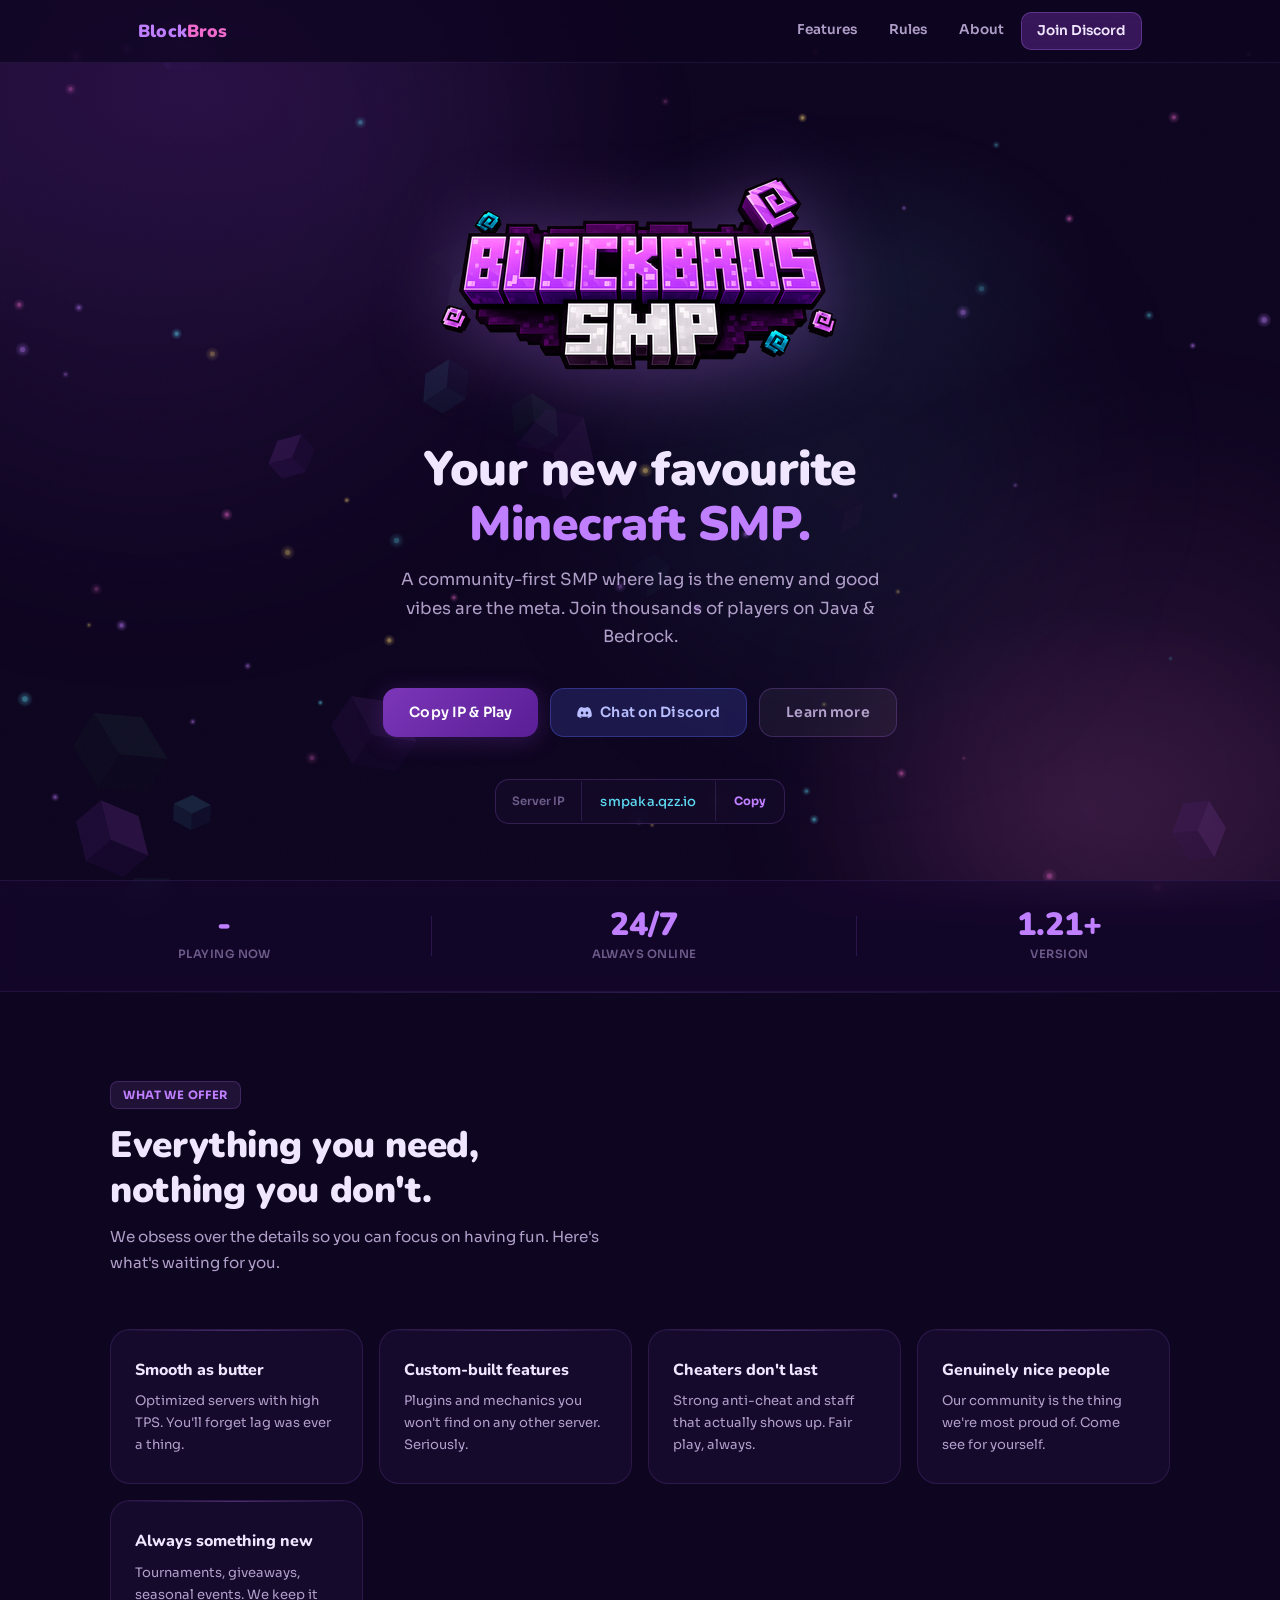
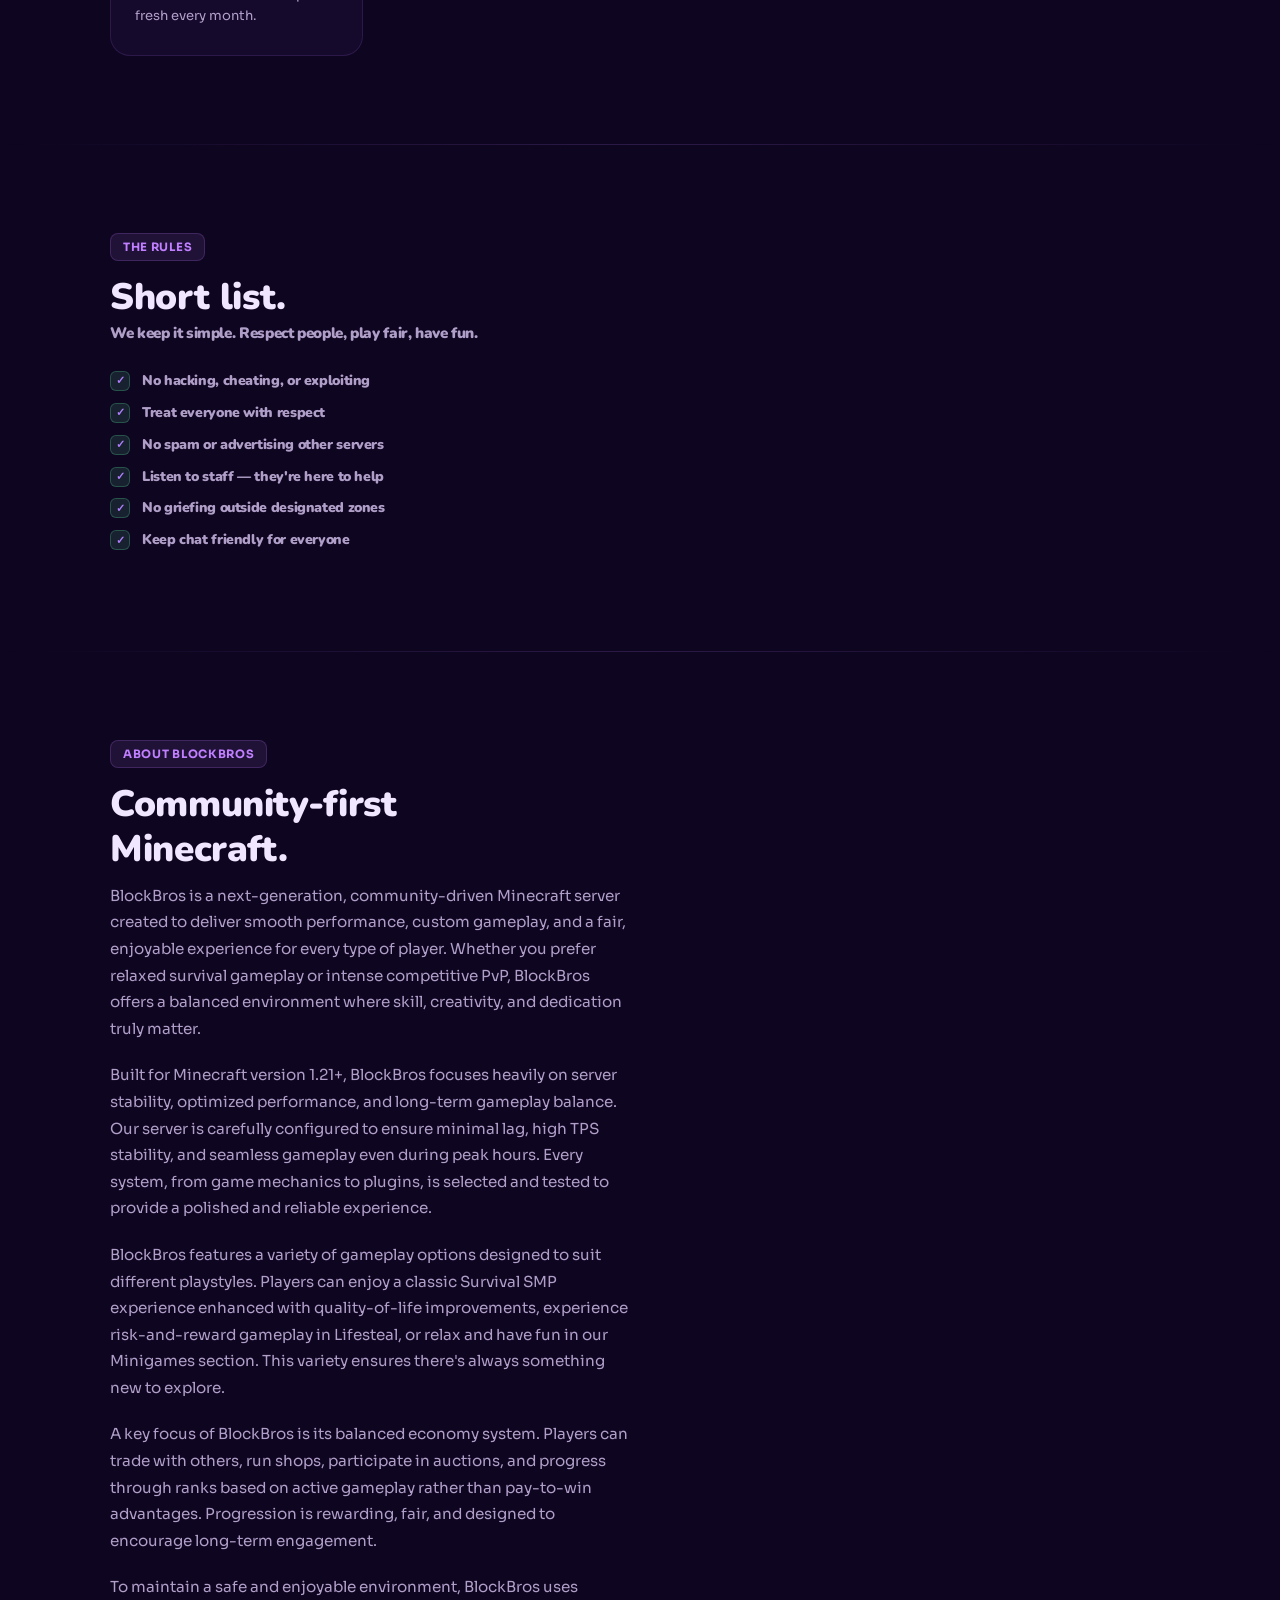
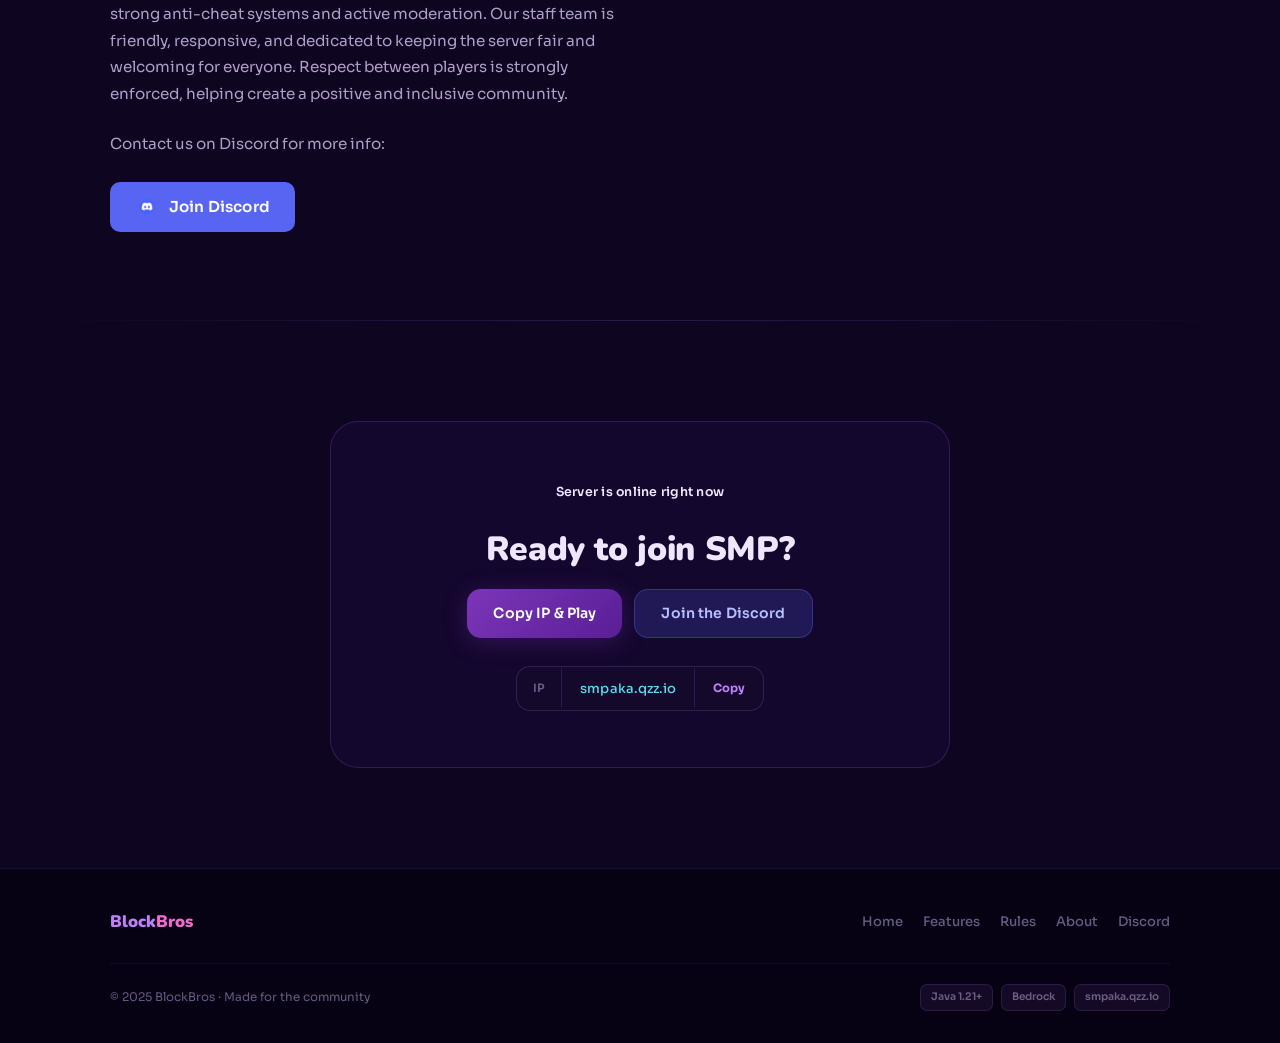
<file: index.html>
<!DOCTYPE html>
<html lang="en">
<head>
<meta charset="UTF-8">
<meta name="viewport" content="width=device-width, initial-scale=1.0">
<title>BlockBros – Play With Us</title>
<link href="https://fonts.googleapis.com/css2?family=Nunito:ital,wght@0,400;0,600;0,700;0,800;0,900;1,400;1,600&family=Sora:wght@300;400;500;600;700&display=swap" rel="stylesheet">
<style>
*{margin:0;padding:0;box-sizing:border-box;}
:root{
--dp:#0e0520;--d1:#160830;--d2:#1f0f40;
--pm:#6b2fa0;--pb:#9b4dca;--pg:#bf7fff;
--pk:#f06bcd;--cy:#5dd8f0;--gn:#b27fff;
--tx:#f0e6ff;--txm:rgba(230,210,255,0.75);--txd:rgba(200,175,235,0.5);
--bb:rgba(180,120,255,0.2);--bh:rgba(200,140,255,0.4);
--bg:rgba(80,35,130,0.38);--bgh:rgba(100,48,160,0.52);
--card:rgba(25,12,50,0.7);
}
html{scroll-behavior:smooth;}
body{background:var(--dp);color:var(--tx);font-family:'Sora',sans-serif;overflow-x:hidden;line-height:1.6;}

/* BG */
.bg{position:fixed;inset:0;z-index:0;overflow:hidden;}
.bg-grad{position:absolute;inset:0;
background:
  radial-gradient(ellipse 70% 55% at 15% 10%, rgba(107,47,160,0.18) 0%,transparent 55%),
  radial-gradient(ellipse 50% 45% at 85% 90%, rgba(240,107,205,0.1) 0%,transparent 50%),
  radial-gradient(ellipse 35% 35% at 70% 30%, rgba(93,216,240,0.05) 0%,transparent 45%);
}
.bg-noise{position:absolute;inset:0;opacity:.018;background-image:url("data:image/svg+xml,%3Csvg viewBox='0 0 256 256' xmlns='http://www.w3.org/2000/svg'%3E%3Cfilter id='n'%3E%3CfeTurbulence type='fractalNoise' baseFrequency='0.9' numOctaves='4'/%3E%3C/filter%3E%3Crect width='100%25' height='100%25' filter='url(%23n)'/%3E%3C/svg%3E");background-size:200px 200px;}
.orb{position:absolute;border-radius:50%;filter:blur(100px);animation:drift ease-in-out infinite;}
.o1{width:700px;height:700px;background:rgba(107,47,160,0.13);top:-200px;left:-200px;animation-duration:18s;}
.o2{width:500px;height:500px;background:rgba(240,107,205,0.09);bottom:-120px;right:-120px;animation-duration:22s;animation-delay:-8s;}
.o3{width:400px;height:400px;background:rgba(93,216,240,0.06);top:30%;left:50%;animation-duration:14s;animation-delay:-5s;}
@keyframes drift{0%,100%{transform:translate(0,0);}33%{transform:translate(35px,-25px);}66%{transform:translate(-20px,30px);}}

/* CANVAS BG */
#bg-canvas{position:fixed;top:0;left:0;width:100%;height:100%;opacity:0.55;pointer-events:none;}

/* SHELL */
.shell{position:relative;z-index:1;}

/* NAV */
nav{position:sticky;top:0;z-index:100;backdrop-filter:blur(20px);-webkit-backdrop-filter:blur(20px);background:rgba(14,5,32,0.75);border-bottom:1px solid rgba(180,120,255,0.1);}
.nav-inner{max-width:1060px;margin:0 auto;padding:0 28px;height:62px;display:flex;align-items:center;gap:8px;}
.nav-brand{font-family:'Nunito',sans-serif;font-weight:900;font-size:1.1rem;color:var(--pg);text-decoration:none;margin-right:auto;letter-spacing:.01em;}
.nav-brand span{color:var(--pk);}
.nav-links{display:flex;gap:2px;}
.nav-a{color:var(--txm);text-decoration:none;font-size:.85rem;font-weight:600;padding:7px 15px;border-radius:10px;transition:all .2s;}
.nav-a:hover{color:var(--tx);background:rgba(180,120,255,0.1);}
.nav-join{background:rgba(107,47,160,0.45);color:var(--tx)!important;border:1px solid rgba(180,120,255,0.3);border-radius:10px;}
.nav-join:hover{background:rgba(155,77,202,0.55)!important;border-color:var(--pg)!important;}

/* HERO */
.hero{min-height:90vh;display:flex;flex-direction:column;align-items:center;justify-content:center;padding:70px 24px 56px;text-align:center;}
.hero-logo{width:min(400px,78vw);margin-bottom:24px;animation:float 5s ease-in-out infinite;filter:drop-shadow(0 8px 40px rgba(191,127,255,.35));}
@keyframes float{0%,100%{transform:translateY(0);}50%{transform:translateY(-9px);}}
.hero-eyebrow{display:inline-flex;align-items:center;gap:8px;font-size:.78rem;font-weight:600;letter-spacing:.02em;margin-bottom:18px;}

@keyframes blink{0%,100%{opacity:1;}50%{opacity:.3;}}
.hero-title{font-family:'Nunito',sans-serif;font-size:clamp(2rem,5vw,3rem);font-weight:900;color:var(--tx);line-height:1.15;margin-bottom:14px;letter-spacing:-.01em;}
.hero-title em{font-style:normal;color:var(--pg);}
.hero-sub{font-size:clamp(.92rem,2vw,1.05rem);color:var(--txm);max-width:500px;margin:0 auto 36px;font-weight:400;line-height:1.7;}
.hero-actions{display:flex;gap:12px;flex-wrap:wrap;justify-content:center;margin-bottom:42px;}

/* BUTTONS */
.btn{display:inline-flex;align-items:center;gap:8px;padding:12px 26px;border-radius:14px;font-family:'Sora',sans-serif;font-size:.88rem;font-weight:600;text-decoration:none;border:none;cursor:pointer;transition:all .22s;letter-spacing:.01em;}
.btn-main{background:linear-gradient(135deg,#7b36b8,#5a1e96);color:#fff;box-shadow:0 4px 22px rgba(107,47,160,.35);}
.btn-main:hover{transform:translateY(-2px);box-shadow:0 8px 32px rgba(107,47,160,.5);background:linear-gradient(135deg,#8e42cc,#6b2fa0);}
.btn-ghost{background:rgba(255,255,255,0.05);color:var(--txm);border:1.5px solid rgba(180,120,255,0.22);}
.btn-ghost:hover{background:rgba(180,120,255,0.1);color:var(--tx);border-color:rgba(180,120,255,0.4);}
.btn-discord{background:rgba(88,101,242,0.2);color:#b8beff;border:1.5px solid rgba(88,101,242,0.35);}
.btn-discord:hover{background:rgba(88,101,242,0.32);color:#d4d8ff;border-color:rgba(88,101,242,0.6);transform:translateY(-2px);}

/* IP BLOCK */
.ip-block{display:inline-flex;align-items:center;gap:0;background:rgba(20,10,42,0.8);border:1px solid rgba(180,120,255,0.2);border-radius:14px;overflow:hidden;backdrop-filter:blur(8px);}
.ip-label{padding:11px 16px;font-size:.72rem;font-weight:600;color:var(--txd);border-right:1px solid rgba(180,120,255,0.15);white-space:nowrap;}
.ip-addr{padding:11px 18px;font-family:'Sora',monospace;font-size:.82rem;font-weight:500;color:var(--cy);letter-spacing:.02em;}
.ip-btn{padding:11px 18px;font-size:.72rem;font-weight:700;color:var(--pg);border-left:1px solid rgba(180,120,255,0.15);cursor:pointer;transition:all .2s;white-space:nowrap;}
.ip-btn:hover{background:rgba(180,120,255,0.12);}

/* STATS ROW */
.stats-row{background:rgba(22,8,48,0.6);border-top:1px solid rgba(180,120,255,0.1);border-bottom:1px solid rgba(180,120,255,0.1);backdrop-filter:blur(12px);padding:28px 24px;}
.stats-inner{max-width:1060px;margin:0 auto;display:flex;justify-content:space-around;flex-wrap:wrap;gap:24px;align-items:center;}
.stat{text-align:center;}
.stat-n{font-family:'Nunito',sans-serif;font-size:2rem;font-weight:900;color:var(--pg);line-height:1;}
.stat-l{font-size:.72rem;font-weight:600;color:var(--txd);margin-top:4px;letter-spacing:.04em;text-transform:uppercase;}
.stat-div{width:1px;height:40px;background:rgba(180,120,255,0.15);}

/* SECTIONS */
.sec{padding:88px 24px;}
.sec-inner{max-width:1060px;margin:0 auto;}
.sec-badge{display:inline-block;background:rgba(191,127,255,0.1);border:1px solid rgba(191,127,255,0.2);border-radius:8px;padding:4px 12px;font-size:.72rem;font-weight:700;color:var(--pg);letter-spacing:.06em;text-transform:uppercase;margin-bottom:14px;}
.sec-h{font-family:'Nunito',sans-serif;font-size:clamp(1.6rem,3.5vw,2.3rem);font-weight:900;color:var(--tx);line-height:1.2;margin-bottom:12px;letter-spacing:-.01em;}
.sec-p{color:var(--txm);font-size:.95rem;line-height:1.75;max-width:520px;}
.divider{height:1px;background:linear-gradient(90deg,transparent,rgba(180,120,255,.18),transparent);}

/* FEATURES */
.feat-grid{display:grid;grid-template-columns:repeat(auto-fill,minmax(230px,1fr));gap:16px;margin-top:52px;}
.feat{background:var(--card);border:1px solid rgba(180,120,255,0.14);border-radius:20px;padding:28px 24px;transition:all .3s;position:relative;overflow:hidden;}
.feat::after{content:'';position:absolute;top:0;left:0;right:0;height:1px;background:linear-gradient(90deg,transparent,rgba(191,127,255,.3),transparent);}
.feat:hover{transform:translateY(-5px);border-color:rgba(180,120,255,0.3);background:rgba(35,16,70,0.8);box-shadow:0 16px 40px rgba(107,47,160,.22);}
.feat-ico{width:44px;height:44px;border-radius:12px;background:rgba(107,47,160,0.25);border:1px solid rgba(180,120,255,0.2);display:flex;align-items:center;justify-content:center;font-size:1.2rem;margin-bottom:16px;}
.feat-h{font-family:'Nunito',sans-serif;font-size:1rem;font-weight:800;color:var(--tx);margin-bottom:7px;}
.feat-p{font-size:.82rem;color:var(--txm);line-height:1.65;}



/* ABOUT / RULES 2-col */
.two-col{display:grid;grid-template-columns:1fr 1fr;gap:52px;align-items:start;margin-top:52px;}
@media(max-width:700px){.two-col{grid-template-columns:1fr;gap:40px;}}
.rules-ul{list-style:none;display:flex;flex-direction:column;gap:10px;margin-top:4px;}
.rules-ul li{display:flex;align-items:flex-start;gap:12px;font-size:.88rem;color:var(--txm);line-height:1.55;}
.rule-check{flex-shrink:0;width:20px;height:20px;border-radius:6px;background:rgba(92,232,154,0.12);border:1px solid rgba(92,232,154,0.25);display:flex;align-items:center;justify-content:center;font-size:.7rem;color:var(--gn);margin-top:1px;}


/* CTA */
.cta{padding:100px 24px;text-align:center;}
.cta-card{max-width:620px;margin:0 auto;background:rgba(25,10,55,0.65);border:1px solid rgba(180,120,255,0.18);border-radius:28px;padding:56px 48px;backdrop-filter:blur(16px);position:relative;overflow:hidden;}
.cta-card::before{content:'';position:absolute;top:-1px;left:20%;right:20%;height:1px;background:linear-gradient(90deg,transparent,rgba(191,127,255,.5),transparent);}
.cta-h{font-family:'Nunito',sans-serif;font-size:clamp(1.6rem,3vw,2.1rem);font-weight:900;color:var(--tx);margin-bottom:12px;letter-spacing:-.01em;}
.cta-p{color:var(--txm);font-size:.92rem;line-height:1.7;margin-bottom:32px;}
.cta-btns{display:flex;gap:12px;justify-content:center;flex-wrap:wrap;margin-bottom:28px;}

/* FOOTER */
footer{background:rgba(8,3,20,0.95);border-top:1px solid rgba(180,120,255,0.1);padding:40px 24px 32px;}
.footer-inner{max-width:1060px;margin:0 auto;}
.footer-top{display:flex;align-items:center;justify-content:space-between;flex-wrap:wrap;gap:20px;margin-bottom:28px;}
.footer-brand{font-family:'Nunito',sans-serif;font-weight:900;font-size:1.05rem;color:var(--pg);}
.footer-brand span{color:var(--pk);}
.footer-links{display:flex;gap:20px;flex-wrap:wrap;}
.footer-a{color:var(--txd);text-decoration:none;font-size:.82rem;font-weight:500;transition:color .2s;}
.footer-a:hover{color:var(--pg);}
.footer-bottom{border-top:1px solid rgba(180,120,255,0.08);padding-top:20px;display:flex;align-items:center;justify-content:space-between;flex-wrap:wrap;gap:12px;}
.footer-copy{font-size:.74rem;color:var(--txd);}
.footer-chips{display:flex;gap:8px;}
.fchip{font-size:.65rem;font-weight:600;padding:4px 10px;border-radius:7px;background:rgba(180,120,255,0.08);border:1px solid rgba(180,120,255,0.15);color:var(--txd);}

/* FADE-IN */
.fi{opacity:0;transform:translateY(22px);transition:opacity .55s ease,transform .55s ease;}
.fi.vis{opacity:1;transform:none;}

@media(max-width:580px){
.nav-links{display:none;}
.feat-grid{grid-template-columns:1fr 1fr;}
.cta-card{padding:36px 24px;}
.stat-div{display:none;}
}
</style>
</head>
<body>

<div class="bg">
<div class="bg-grad"></div>
<div class="bg-noise"></div>
<div class="orb o1"></div>
<div class="orb o2"></div>
<div class="orb o3"></div>
<canvas id="bg-canvas"></canvas>
</div>

<div class="shell">

<nav>
<div class="nav-inner">
<a href="#" class="nav-brand">Block<span>Bros</span></a>
<div class="nav-links">
<a href="#features" class="nav-a">Features</a>
<a href="#rules" class="nav-a">Rules</a>
<a href="#about" class="nav-a">About</a>
<a href="https://discord.gg/wxJEu3qU" class="nav-a nav-join" target="_blank">Join Discord</a>
</div>
</div>
</nav>

<!-- HERO -->
<section class="hero">
<div class="hero-eyebrow">
<span id="h-online"></span>
</div>
<img src="[data-uri]" alt="BlockBros SMP" class="hero-logo">
<h1 class="hero-title">Your new favourite<br><em>Minecraft SMP.</em></h1>
<p class="hero-sub">A community-first SMP where lag is the enemy and good vibes are the meta. Join thousands of players on Java &amp; Bedrock.</p>
<div class="hero-actions">
<a href="#" class="btn btn-main" onclick="copyIP();return false;">Copy IP &amp; Play</a>
<a href="https://discord.gg/wxJEu3qU" class="btn btn-discord" target="_blank">
<svg width="15" height="11" viewBox="0 0 127 96" fill="currentColor"><path d="M107.7,8.07A105.15,105.15,0,0,0,81.47,0a72.06,72.06,0,0,0-3.36,6.83A97.68,97.68,0,0,0,49,6.83,72.37,72.37,0,0,0,45.64,0,105.89,105.89,0,0,0,19.39,8.09C2.79,32.65-1.71,56.6.54,80.21h0A105.73,105.73,0,0,0,32.71,96.36,77.7,77.7,0,0,0,39.6,85.25a68.42,68.42,0,0,1-10.85-5.18c.91-.66,1.8-1.34,2.66-2a75.57,75.57,0,0,0,64.32,0c.87.71,1.76,1.39,2.66,2a68.68,68.68,0,0,1-10.87,5.19,77,77,0,0,0,6.89,11.1A105.25,105.25,0,0,0,126.6,80.22h0C129.24,52.84,122.09,29.11,107.7,8.07ZM42.45,65.69C36.18,65.69,31,60,31,53s5-12.74,11.43-12.74S54,46,53.89,53,48.84,65.69,42.45,65.69Zm42.24,0C78.41,65.69,73.25,60,73.25,53s5-12.74,11.44-12.74S96.23,46,96.12,53,91.08,65.69,84.69,65.69Z"/></svg>
Chat on Discord
</a>
<a href="#about" class="btn btn-ghost">Learn more</a>
</div>
<div class="ip-block">
<span class="ip-label">Server IP</span>
<span class="ip-addr" id="ip-val">smpaka.qzz.io</span>
<span class="ip-btn" onclick="copyIP()">Copy</span>
</div>
</section>

<!-- STATS -->
<div class="stats-row fi">
<div class="stats-inner">
<div class="stat"><div class="stat-n" id="s-online">-</div><div class="stat-l">Playing now</div></div>
<div class="stat-div"></div>
<div class="stat"><div class="stat-n">24/7</div><div class="stat-l">Always online</div></div>
<div class="stat-div"></div>
<div class="stat"><div class="stat-n">1.21+</div><div class="stat-l">Version</div></div>
</div>
</div>

<div class="divider"></div>

<!-- FEATURES -->
<section class="sec" id="features">
<div class="sec-inner">
<div class="fi">
<div class="sec-badge">What we offer</div>
<h2 class="sec-h">Everything you need,<br>nothing you don't.</h2>
<p class="sec-p">We obsess over the details so you can focus on having fun. Here's what's waiting for you.</p>
</div>
<div class="feat-grid">
<div class="feat fi"><div class="feat-h">Smooth as butter</div><div class="feat-p">Optimized servers with high TPS. You'll forget lag was ever a thing.</div></div>
<div class="feat fi"><div class="feat-h">Custom-built features</div><div class="feat-p">Plugins and mechanics you won't find on any other server. Seriously.</div></div>

<div class="feat fi"><div class="feat-h">Cheaters don't last</div><div class="feat-p">Strong anti-cheat and staff that actually shows up. Fair play, always.</div></div>
<div class="feat fi"><div class="feat-h">Genuinely nice people</div><div class="feat-p">Our community is the thing we're most proud of. Come see for yourself.</div></div>
<div class="feat fi"><div class="feat-h">Always something new</div><div class="feat-p">Tournaments, giveaways, seasonal events. We keep it fresh every month.</div></div>
</div>
</div>
</section>

<div class="divider"></div>

<!-- RULES -->
<section class="sec" id="rules">
<div class="sec-inner">
<div class="fi">
<div class="sec-badge">The rules</div>
<h2 class="sec-h">Short list.
<p class="sec-p" style="margin-bottom:24px;">We keep it simple. Respect people, play fair, have fun.</p>
<ul class="rules-ul">
<li><span class="rule-check">✓</span>No hacking, cheating, or exploiting</li>
<li><span class="rule-check">✓</span>Treat everyone with respect</li>
<li><span class="rule-check">✓</span>No spam or advertising other servers</li>
<li><span class="rule-check">✓</span>Listen to staff — they're here to help</li>
<li><span class="rule-check">✓</span>No griefing outside designated zones</li>
<li><span class="rule-check">✓</span>Keep chat friendly for everyone</li>
</ul>
</div>
</div>
</section>

<div class="divider"></div>

<!-- ABOUT -->
<section class="sec" id="about">
<div class="sec-inner">
<div class="fi">
<div class="sec-badge">About BlockBros</div>
<h2 class="sec-h">Community-first<br>Minecraft.</h2>
<p class="sec-p" style="margin-bottom:20px;">BlockBros is a next-generation, community-driven Minecraft server created to deliver smooth performance, custom gameplay, and a fair, enjoyable experience for every type of player. Whether you prefer relaxed survival gameplay or intense competitive PvP, BlockBros offers a balanced environment where skill, creativity, and dedication truly matter.</p>
<p class="sec-p" style="margin-bottom:20px;">Built for Minecraft version 1.21+, BlockBros focuses heavily on server stability, optimized performance, and long-term gameplay balance. Our server is carefully configured to ensure minimal lag, high TPS stability, and seamless gameplay even during peak hours. Every system, from game mechanics to plugins, is selected and tested to provide a polished and reliable experience.</p>
<p class="sec-p" style="margin-bottom:20px;">BlockBros features a variety of gameplay options designed to suit different playstyles. Players can enjoy a classic Survival SMP experience enhanced with quality-of-life improvements, experience risk-and-reward gameplay in Lifesteal, or relax and have fun in our Minigames section. This variety ensures there's always something new to explore.</p>
<p class="sec-p" style="margin-bottom:20px;">A key focus of BlockBros is its balanced economy system. Players can trade with others, run shops, participate in auctions, and progress through ranks based on active gameplay rather than pay-to-win advantages. Progression is rewarding, fair, and designed to encourage long-term engagement.</p>
<p class="sec-p" style="margin-bottom:24px;">To maintain a safe and enjoyable environment, BlockBros uses strong anti-cheat systems and active moderation. Our staff team is friendly, responsive, and dedicated to keeping the server fair and welcoming for everyone. Respect between players is strongly enforced, helping create a positive and inclusive community.</p>
<p class="sec-p" style="margin-bottom:24px;">Contact us on Discord for more info:</p>
<a href="https://discord.gg/wxJEu3qU" class="btn btn-discord" target="_blank" style="display:inline-flex;align-items:center;gap:10px;padding:12px 24px;border-radius:10px;background:#5865F2;color:#fff;text-decoration:none;font-weight:600;font-size:0.95rem;">
<img src="images/discord.png" alt="Discord" width="24" height="24" style="vertical-align:middle;">Join Discord
</a>
</div>
</div>
</section>

<div class="divider"></div>

<!-- CTA -->
<section class="cta fi">
<div class="cta-card">
<div class="hero-eyebrow" style="margin-bottom:20px;">Server is online right now</div>
<h2 class="cta-h">Ready to join SMP?</h2>
<div class="cta-btns">
<a href="#" class="btn btn-main" onclick="copyIP();return false;">Copy IP &amp; Play</a>
<a href="https://discord.gg/wxJEu3qU" class="btn btn-discord" target="_blank">Join the Discord</a>
</div>
<div class="ip-block" style="margin:0 auto;display:inline-flex;">
<span class="ip-label">IP</span>
<span class="ip-addr">smpaka.qzz.io</span>
<span class="ip-btn" onclick="copyIP()">Copy</span>
</div>
</div>
</section>

<!-- FOOTER -->
<footer>
<div class="footer-inner">
<div class="footer-top">
<div class="footer-brand">Block<span>Bros</span></div>
<div class="footer-links">
<a href="#" class="footer-a">Home</a>
<a href="#features" class="footer-a">Features</a>
<a href="#rules" class="footer-a">Rules</a>
<a href="#about" class="footer-a">About</a>
<a href="https://discord.gg/wxJEu3qU" class="footer-a" target="_blank">Discord</a>
</div>
</div>
<div class="footer-bottom">
<span class="footer-copy">© 2025 BlockBros · Made for the community</span>
<div class="footer-chips">
<span class="fchip">Java 1.21+</span>
<span class="fchip">Bedrock</span>
<span class="fchip">smpaka.qzz.io</span>
</div>
</div>
</div>
</footer>

</div>

<script>
// ── Animated Background Canvas ──────────────────────────────────────────────
(function(){
  const canvas = document.getElementById('bg-canvas');
  const ctx = canvas.getContext('2d');

  // Block face colors (Minecraft-ish palette matching site purples/cyans)
  const BLOCK_PALETTES = [
    { top:'rgba(155,77,202,0.7)', left:'rgba(107,47,160,0.6)', right:'rgba(75,28,120,0.5)' },  // purple
    { top:'rgba(93,216,240,0.5)', left:'rgba(60,160,190,0.4)', right:'rgba(35,100,140,0.35)' }, // cyan
    { top:'rgba(240,107,205,0.45)', left:'rgba(180,60,155,0.35)', right:'rgba(120,30,100,0.3)' }, // pink
    { top:'rgba(80,220,140,0.4)', left:'rgba(40,160,90,0.3)', right:'rgba(20,100,55,0.25)' },   // green
    { top:'rgba(200,160,255,0.35)', left:'rgba(150,100,220,0.28)', right:'rgba(100,60,170,0.22)' }, // light purple
  ];

  // Particles (sparkles/stars)
  const PARTICLE_COLORS = ['rgba(191,127,255,', 'rgba(93,216,240,', 'rgba(240,107,205,', 'rgba(255,220,120,'];

  let W, H, blocks, particles;

  function resize(){
    W = canvas.width = window.innerWidth;
    H = canvas.height = window.innerHeight;
  }

  function randBetween(a, b){ return a + Math.random() * (b - a); }

  // Isometric cube drawing
  function drawBlock(cx, cy, s, palette, alpha){
    const h = s * 0.5; // isometric height factor
    ctx.save();
    ctx.globalAlpha = alpha;

    // Top face
    ctx.beginPath();
    ctx.moveTo(cx,       cy - h);
    ctx.lineTo(cx + s,   cy);
    ctx.lineTo(cx,       cy + h);
    ctx.lineTo(cx - s,   cy);
    ctx.closePath();
    ctx.fillStyle = palette.top;
    ctx.fill();

    // Left face
    ctx.beginPath();
    ctx.moveTo(cx - s, cy);
    ctx.lineTo(cx,     cy + h);
    ctx.lineTo(cx,     cy + h + s * 0.9);
    ctx.lineTo(cx - s, cy + s * 0.9);
    ctx.closePath();
    ctx.fillStyle = palette.left;
    ctx.fill();

    // Right face
    ctx.beginPath();
    ctx.moveTo(cx + s, cy);
    ctx.lineTo(cx,     cy + h);
    ctx.lineTo(cx,     cy + h + s * 0.9);
    ctx.lineTo(cx + s, cy + s * 0.9);
    ctx.closePath();
    ctx.fillStyle = palette.right;
    ctx.fill();

    ctx.restore();
  }

  function initBlocks(){
    blocks = Array.from({length: 22}, () => ({
      x: randBetween(0, W),
      y: randBetween(-H * 0.3, H * 1.2),
      size: randBetween(14, 48),
      vx: randBetween(-0.18, 0.18),
      vy: randBetween(-0.35, -0.08),
      rot: randBetween(0, Math.PI * 2),
      rotV: randBetween(-0.004, 0.004),
      alpha: randBetween(0.12, 0.55),
      palette: BLOCK_PALETTES[Math.floor(Math.random() * BLOCK_PALETTES.length)],
      wobble: randBetween(0, Math.PI * 2),
      wobbleSpeed: randBetween(0.008, 0.025),
    }));
  }

  function initParticles(){
    particles = Array.from({length: 60}, () => spawnParticle(true));
  }

  function spawnParticle(anywhere){
    const col = PARTICLE_COLORS[Math.floor(Math.random() * PARTICLE_COLORS.length)];
    return {
      x: randBetween(0, W),
      y: anywhere ? randBetween(0, H) : H + 5,
      r: randBetween(1, 2.8),
      vy: randBetween(-0.6, -0.18),
      vx: randBetween(-0.15, 0.15),
      alpha: randBetween(0.3, 0.9),
      fadeDir: Math.random() > 0.5 ? 1 : -1,
      fadeSpeed: randBetween(0.003, 0.012),
      col,
    };
  }

  function init(){
    resize();
    initBlocks();
    initParticles();
  }

  function update(){
    // Blocks
    blocks.forEach(b => {
      b.wobble += b.wobbleSpeed;
      b.x += b.vx + Math.sin(b.wobble) * 0.12;
      b.y += b.vy;
      b.rot += b.rotV;
      if (b.y < -b.size * 4) {
        b.y = H + b.size * 2;
        b.x = randBetween(0, W);
      }
    });

    // Particles
    particles.forEach((p, i) => {
      p.x += p.vx;
      p.y += p.vy;
      p.alpha += p.fadeDir * p.fadeSpeed;
      if (p.alpha <= 0.05) p.fadeDir = 1;
      if (p.alpha >= 0.9) p.fadeDir = -1;
      if (p.y < -10) particles[i] = spawnParticle(false);
    });
  }

  function draw(){
    ctx.clearRect(0, 0, W, H);

    // Draw particles
    particles.forEach(p => {
      ctx.save();
      ctx.globalAlpha = p.alpha;
      // Glow
      const grad = ctx.createRadialGradient(p.x, p.y, 0, p.x, p.y, p.r * 3);
      grad.addColorStop(0, p.col + '1)');
      grad.addColorStop(1, p.col + '0)');
      ctx.fillStyle = grad;
      ctx.beginPath();
      ctx.arc(p.x, p.y, p.r * 3, 0, Math.PI * 2);
      ctx.fill();
      // Core dot
      ctx.fillStyle = p.col + '1)';
      ctx.beginPath();
      ctx.arc(p.x, p.y, p.r, 0, Math.PI * 2);
      ctx.fill();
      ctx.restore();
    });

    // Draw blocks (isometric, with slight rotation via transform)
    blocks.forEach(b => {
      ctx.save();
      ctx.translate(b.x, b.y);
      ctx.rotate(b.rot);
      drawBlock(0, 0, b.size, b.palette, b.alpha);
      ctx.restore();
    });
  }

  function loop(){
    update();
    draw();
    requestAnimationFrame(loop);
  }

  window.addEventListener('resize', () => { resize(); initBlocks(); initParticles(); });

  init();
  loop();
})();

// ── End Animated Background ─────────────────────────────────────────────────

function copyIP(){
  navigator.clipboard.writeText('smpaka.qzz.io').then(()=>{
    const el=document.getElementById('ip-val');
    if(el){const old=el.textContent;el.textContent='Copied! ✓';el.style.color='#b27fff';setTimeout(()=>{el.textContent=old;el.style.color='';},1800);}
  });
}

const io=new IntersectionObserver(e=>e.forEach(x=>{if(x.isIntersecting)x.target.classList.add('vis');}),{threshold:.1});
document.querySelectorAll('.fi').forEach((el,i)=>{el.style.transitionDelay=(i%5)*.07+'s';io.observe(el);});

// ── Real-time player counter ──────────────────────────────────────────────
const SERVER_IP = '191.96.231.19:11701';

const soHero = document.getElementById('s-online');
const hOnline = document.getElementById('h-online');

function renderOnline(online) {
  if (soHero) soHero.textContent = online > 0 ? online : '-';
}

function renderOffline() {
  if (soHero) soHero.textContent = '-';
}

async function fetchPlayerCount() {
  try {
    const r = await fetch('https://api.mcsrvstat.us/3/191.96.231.19:11701');
    const d = await r.json();
    renderOnline(d.players?.online || 0);
  } catch { renderOffline(); }
}

fetchPlayerCount();
setInterval(fetchPlayerCount, 1000);
</script>
</body>
</html>
</file>
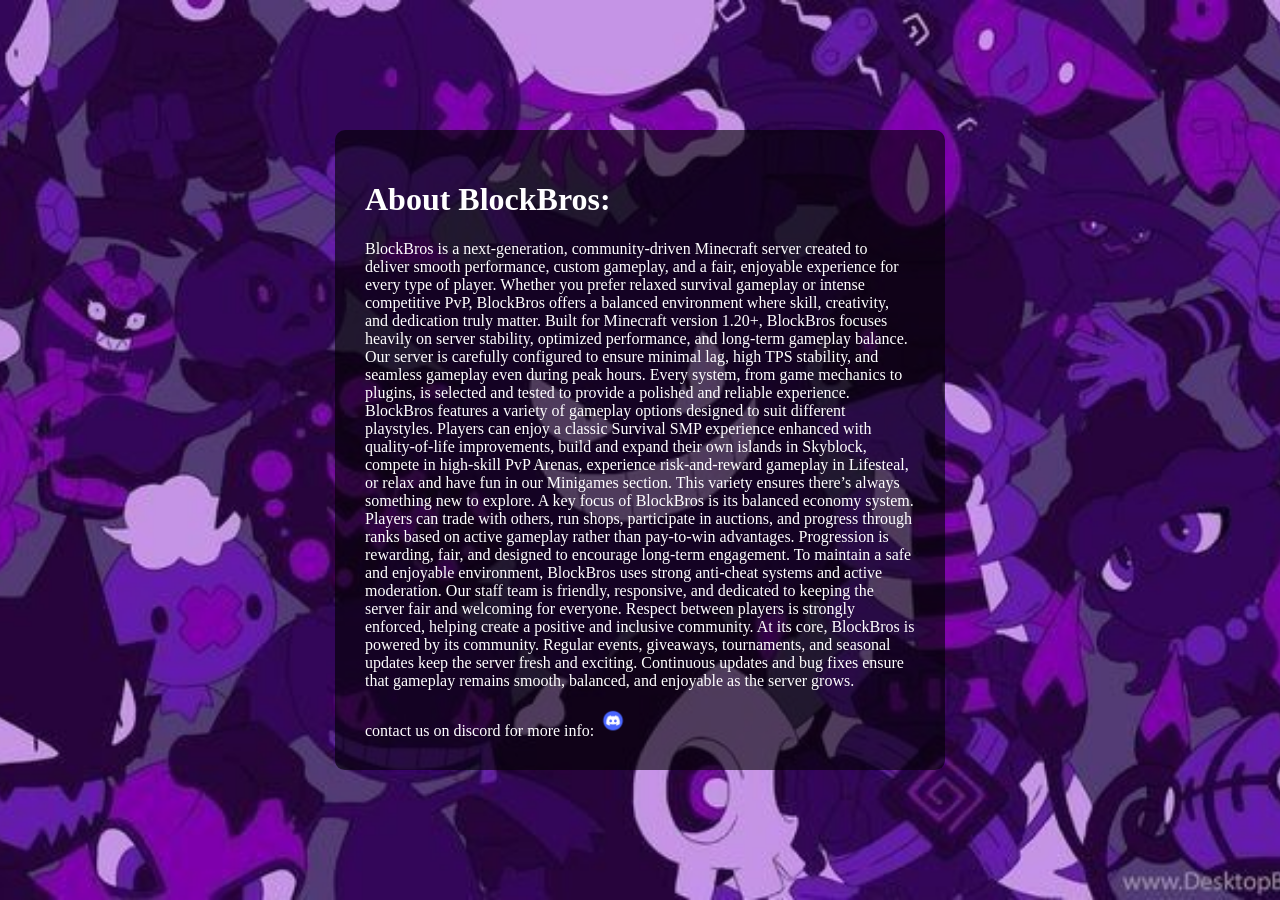
<file: pages/about.html>
<!DOCTYPE html>
<html lang="en">
<link rel="stylesheet" href="../styles.css">

<head>
    <meta charset="UTF-8">
    <meta name="viewport" content="width=device-width, initial-scale=1.0">
    <title>Document</title>
</head>

<body>

    <div class="centered-div">
        <h1 class="c1">About <a class="c2">BlockBros</a>:</h1>
        <p><a class="c2">BlockBros</a> is a next-generation, community-driven Minecraft server created to deliver smooth
            performance,
            custom gameplay, and a fair, enjoyable experience for every type of player. Whether you prefer relaxed
            survival gameplay or intense competitive PvP, <a class="c2">BlockBros</a> offers a balanced environment
            where skill,
            creativity, and dedication truly matter.

            Built for Minecraft version 1.20+, <a class="c2">BlockBros</a> focuses heavily on server stability,
            optimized performance,
            and
            long-term gameplay balance. Our server is carefully configured to ensure minimal lag, high TPS
            stability,
            and seamless gameplay even during peak hours. Every system, from game mechanics to plugins, is selected
            and
            tested to provide a polished and reliable experience.

            <a class="c2">BlockBros</a> features a variety of gameplay options designed to suit different playstyles.
            Players can enjoy
            a
            classic Survival SMP experience enhanced with quality-of-life improvements, build and expand their own
            islands in Skyblock, compete in high-skill PvP Arenas, experience risk-and-reward gameplay in Lifesteal,
            or
            relax and have fun in our Minigames section. This variety ensures there’s always something new to
            explore.

            A key focus of <a class="c2">BlockBros</a> is its balanced economy system. Players can trade with others,
            run shops,
            participate in auctions, and progress through ranks based on active gameplay rather than pay-to-win
            advantages. Progression is rewarding, fair, and designed to encourage long-term engagement.

            To maintain a safe and enjoyable environment, <a class="c2">BlockBros</a> uses strong anti-cheat systems and
            active
            moderation. Our staff team is friendly, responsive, and dedicated to keeping the server fair and
            welcoming
            for everyone. Respect between players is strongly enforced, helping create a positive and inclusive
            community.

            At its core, <a class="c2">BlockBros</a> is powered by its community. Regular events, giveaways,
            tournaments, and seasonal
            updates keep the server fresh and exciting. Continuous updates and bug fixes ensure that gameplay
            remains
            smooth, balanced, and enjoyable as the server grows.
        </p>
        contact us on discord for more info:
        <a href="https://discord.gg/wxJEu3qU" class="discord-btn" target="_blank">
            <img src="../images/discord.png" alt="Discord Logo" height="30em" width="30em">
        </a>
    </div>

</body>

</html>
</file>
<file: styles.css>
@import url('https://fonts.googleapis.com/css2?family=Fjalla+One&family=Roboto+Mono:ital,wght@0,100..700;1,100..700&display=swap');


.centered-div {
    position: absolute;
    top: 50%;
    left: 50%;
    transform: translate(-50%, -50%);

    max-width: 550px;
    padding: 30px;
    background: rgba(0, 0, 0, 0.6);
    color: white;
    border-radius: 10px;

}

body {
    margin: 0;
    min-height: 100vh;

    background-image: url('./images/b31b4a4a91638606d1fb6ddc9a948844.png');
    background-size: cover;
    background-position: center;
    background-repeat: no-repeat;

}

.page-shell {
    min-height: 100vh;
    display: flex;
    flex-direction: column;
    justify-content: center;
    align-items: center;
    padding: 24px;
}

.hero-head {
    width: min(98%, 980px);
    padding: 28px 32px;
    margin-bottom: 18px;
    background: rgba(18, 8, 36, 0.95);
    border: 1px solid rgba(255, 255, 255, 0.18);
    border-radius: 24px;
    text-align: center;
    box-shadow: 0 18px 40px rgba(0, 0, 0, 0.35);
}

.hero-head h1 {
    margin: 0;
    font-family: 'Fjalla One', sans-serif;
    font-size: clamp(3rem, 5vw, 5rem);
    letter-spacing: 0.08em;
    text-transform: uppercase;
    color: #e1c7ff;
    text-shadow: 0 8px 24px rgba(0, 0, 0, 0.45);
}

.hero-logo {
    width: min(100%, 760px);
    height: auto;
    display: inline-block;
    filter: drop-shadow(0 16px 30px rgba(0, 0, 0, 0.4));
}

.blocks-layout {
    width: min(98%, 1040px);
    display: grid;
    grid-template-columns: 230px minmax(320px, 1fr) 220px;
    grid-template-rows: 160px 180px 140px 120px;
    grid-template-areas:
        "staff welcome discord"
        "about welcome discord"
        "about online discord"
        "play play play";
    gap: 20px;
}

.block {
    display: flex;
    align-items: center;
    justify-content: center;
    border-radius: 24px;
    border: 1px solid rgba(255, 255, 255, 0.22);
    background: rgba(104, 45, 173, 0.98);
    color: #f6f6ff;
    font-family: 'Fjalla One', sans-serif;
    text-transform: capitalize;
    letter-spacing: 0.03em;
    box-shadow: 0 16px 35px rgba(0, 0, 0, 0.35);
    text-align: center;
    transition: transform 180ms ease, border-color 180ms ease, background 180ms ease;
}

.img-h1 {
    display: block;
    margin: 0 auto;
}
</file>
